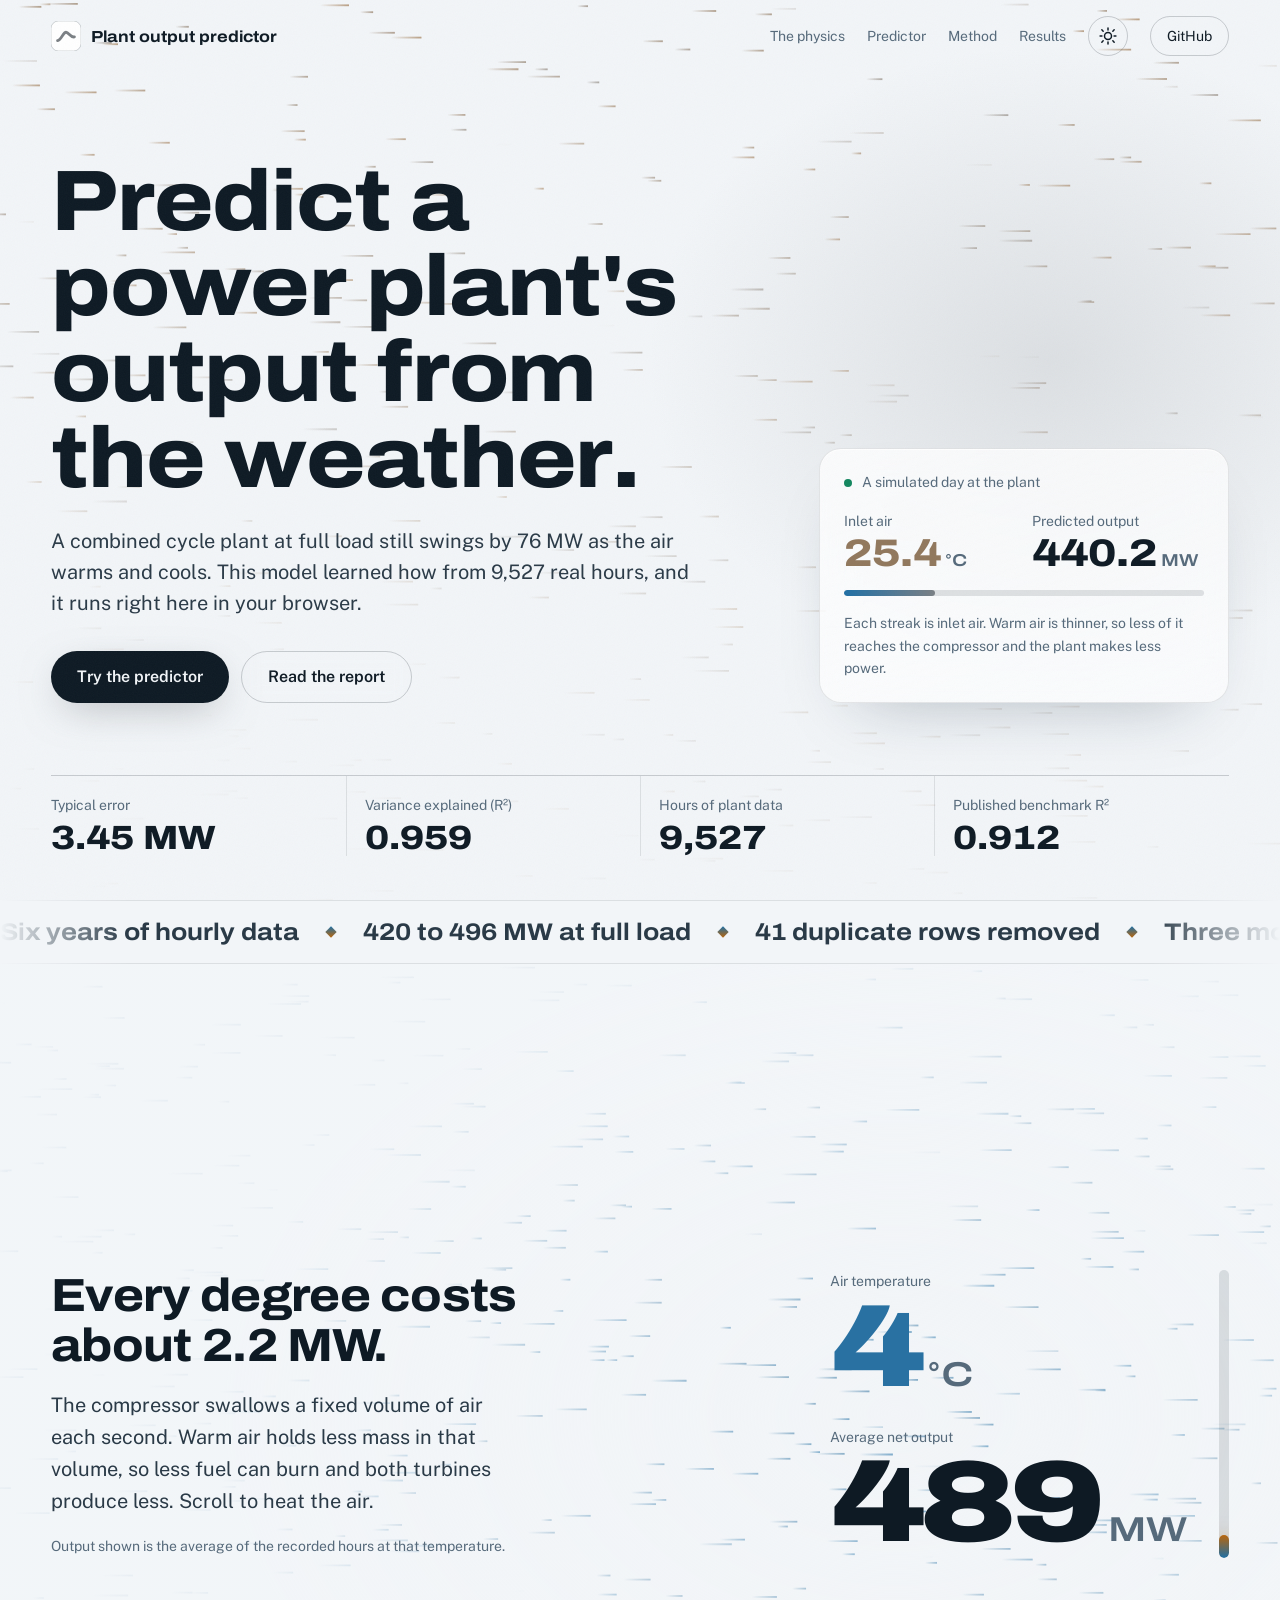
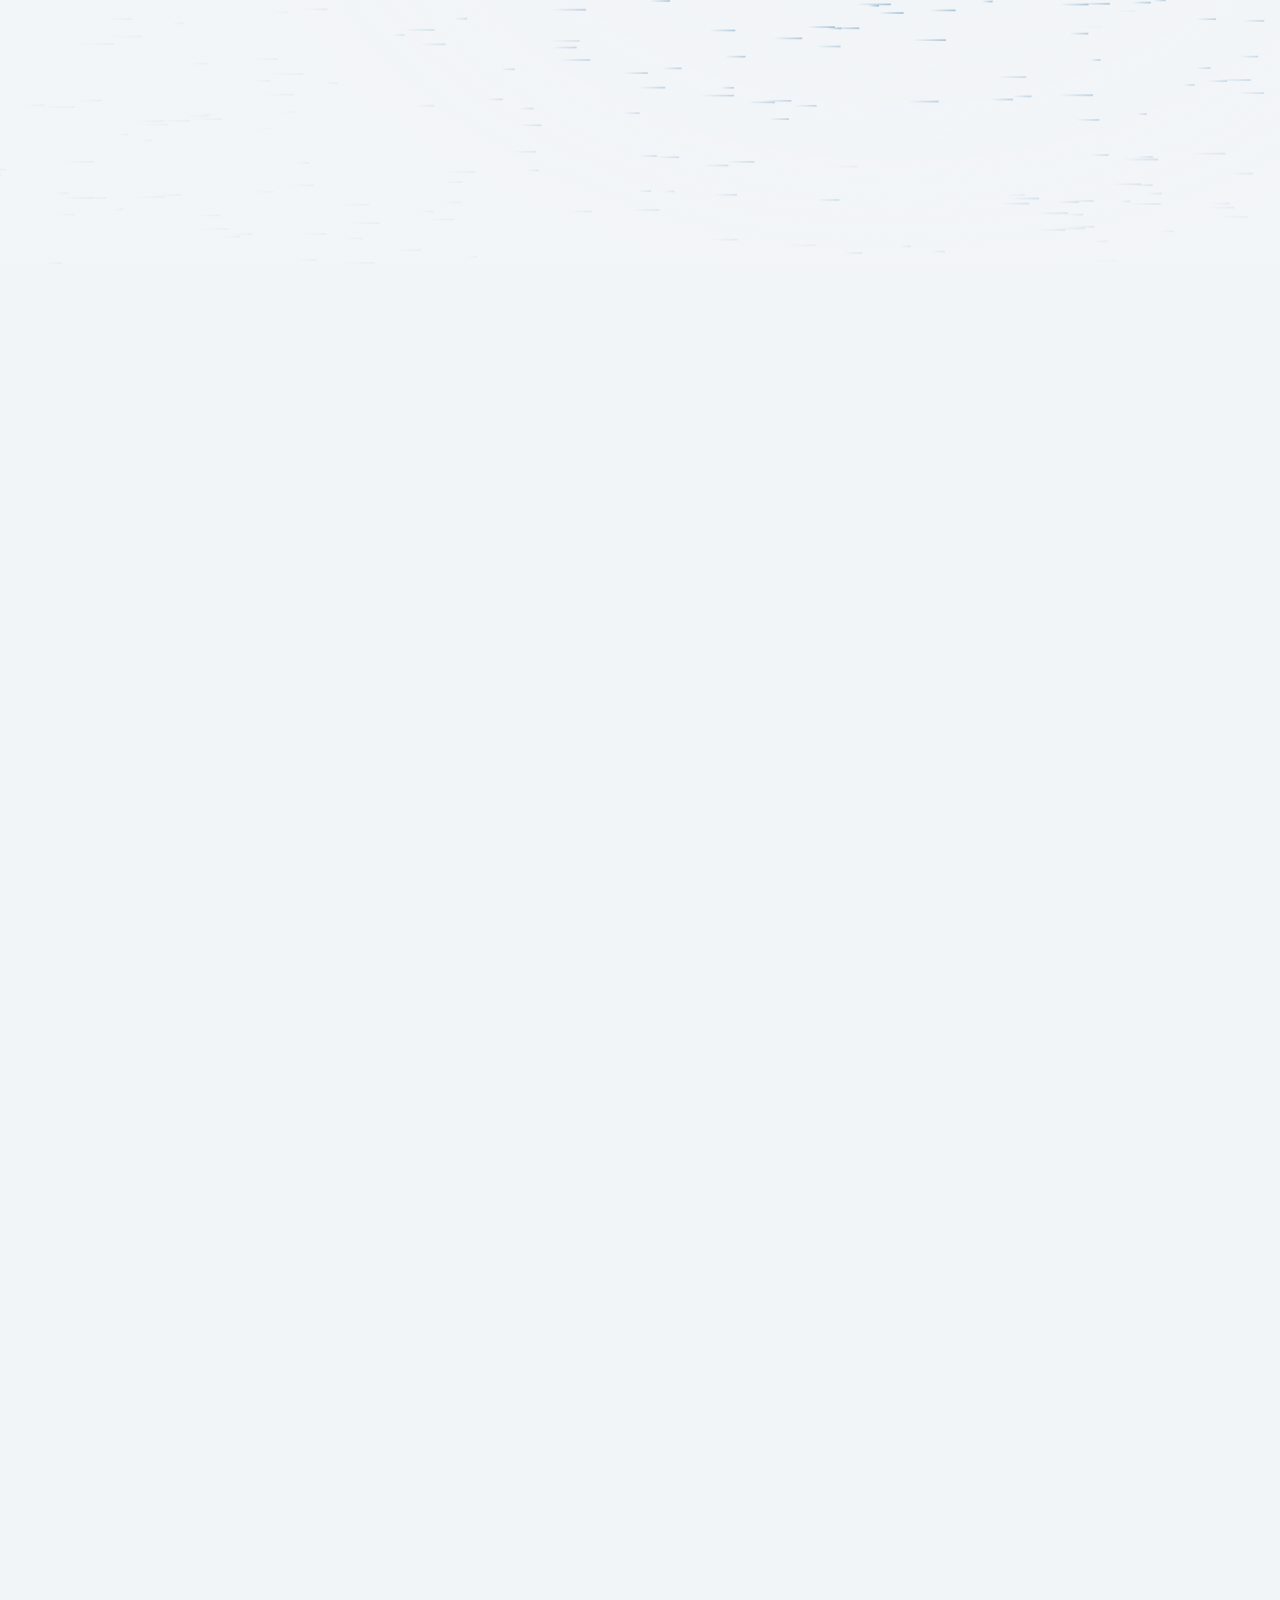
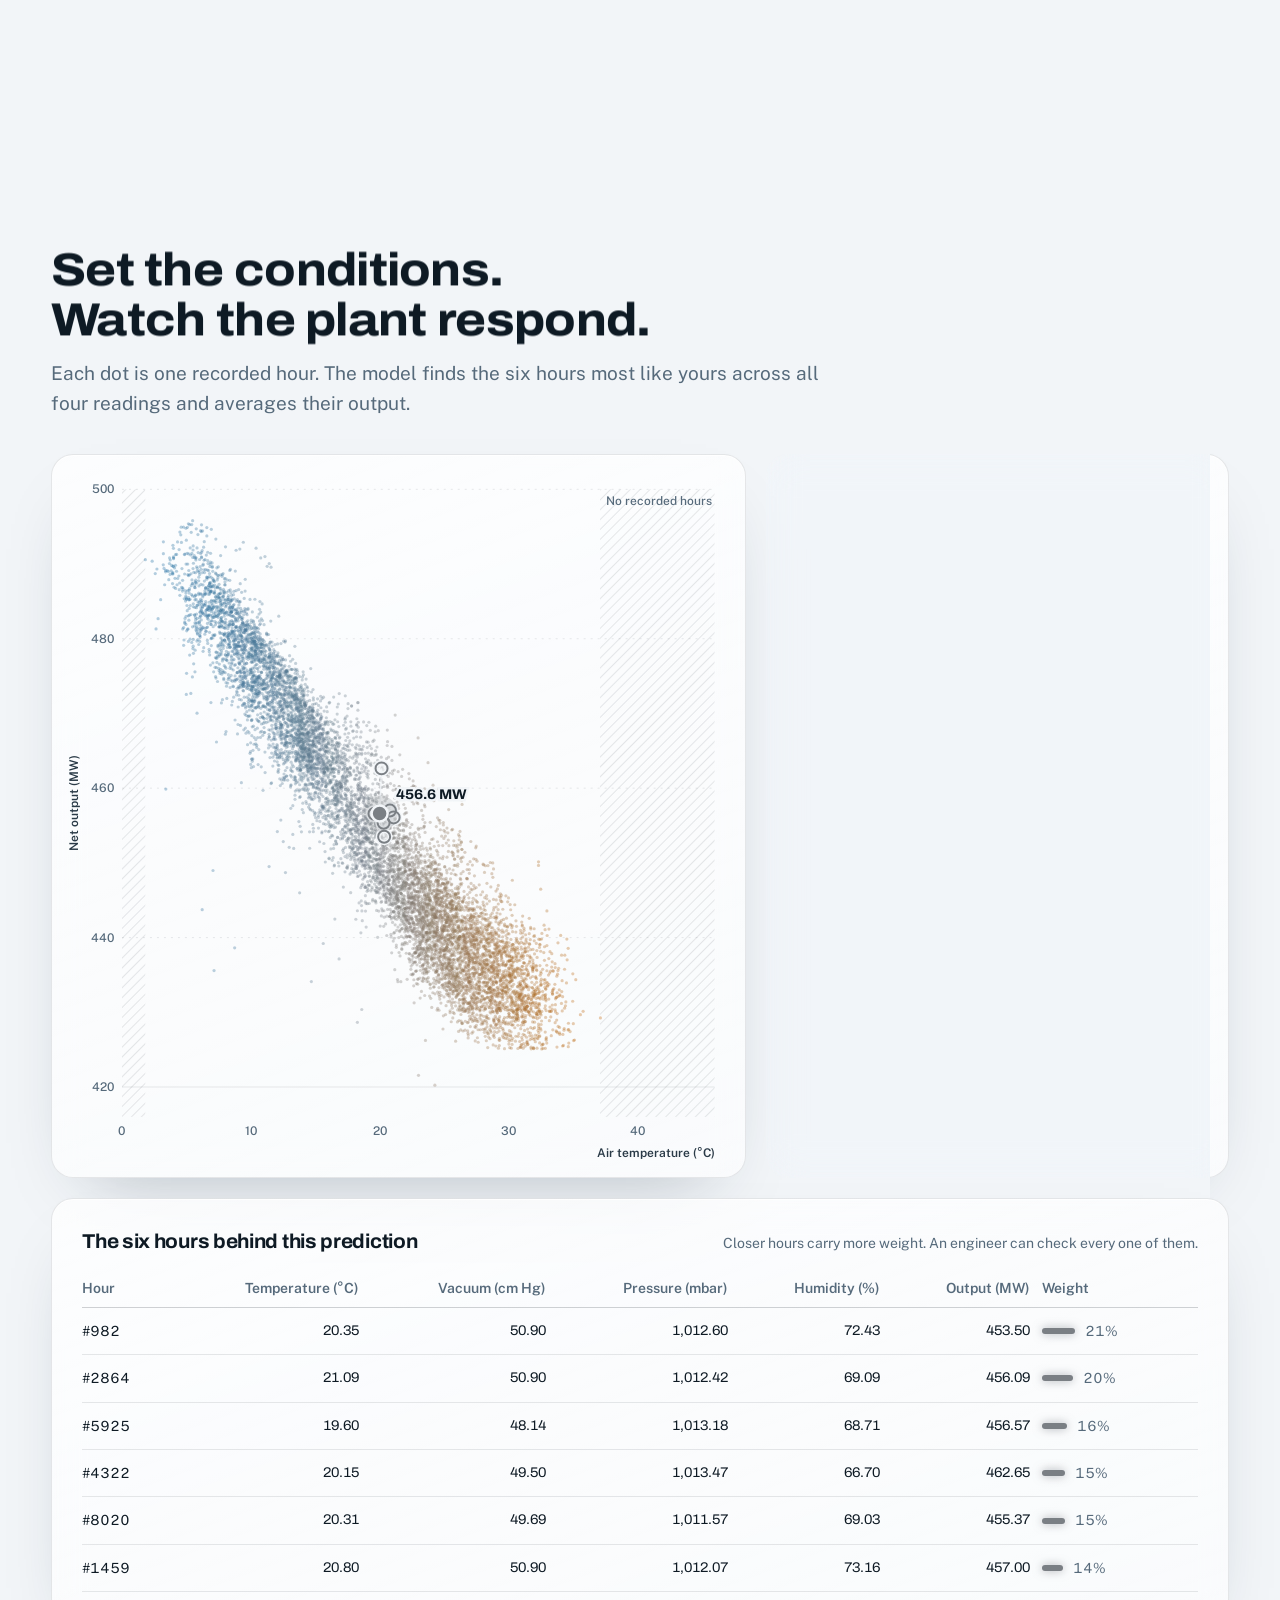
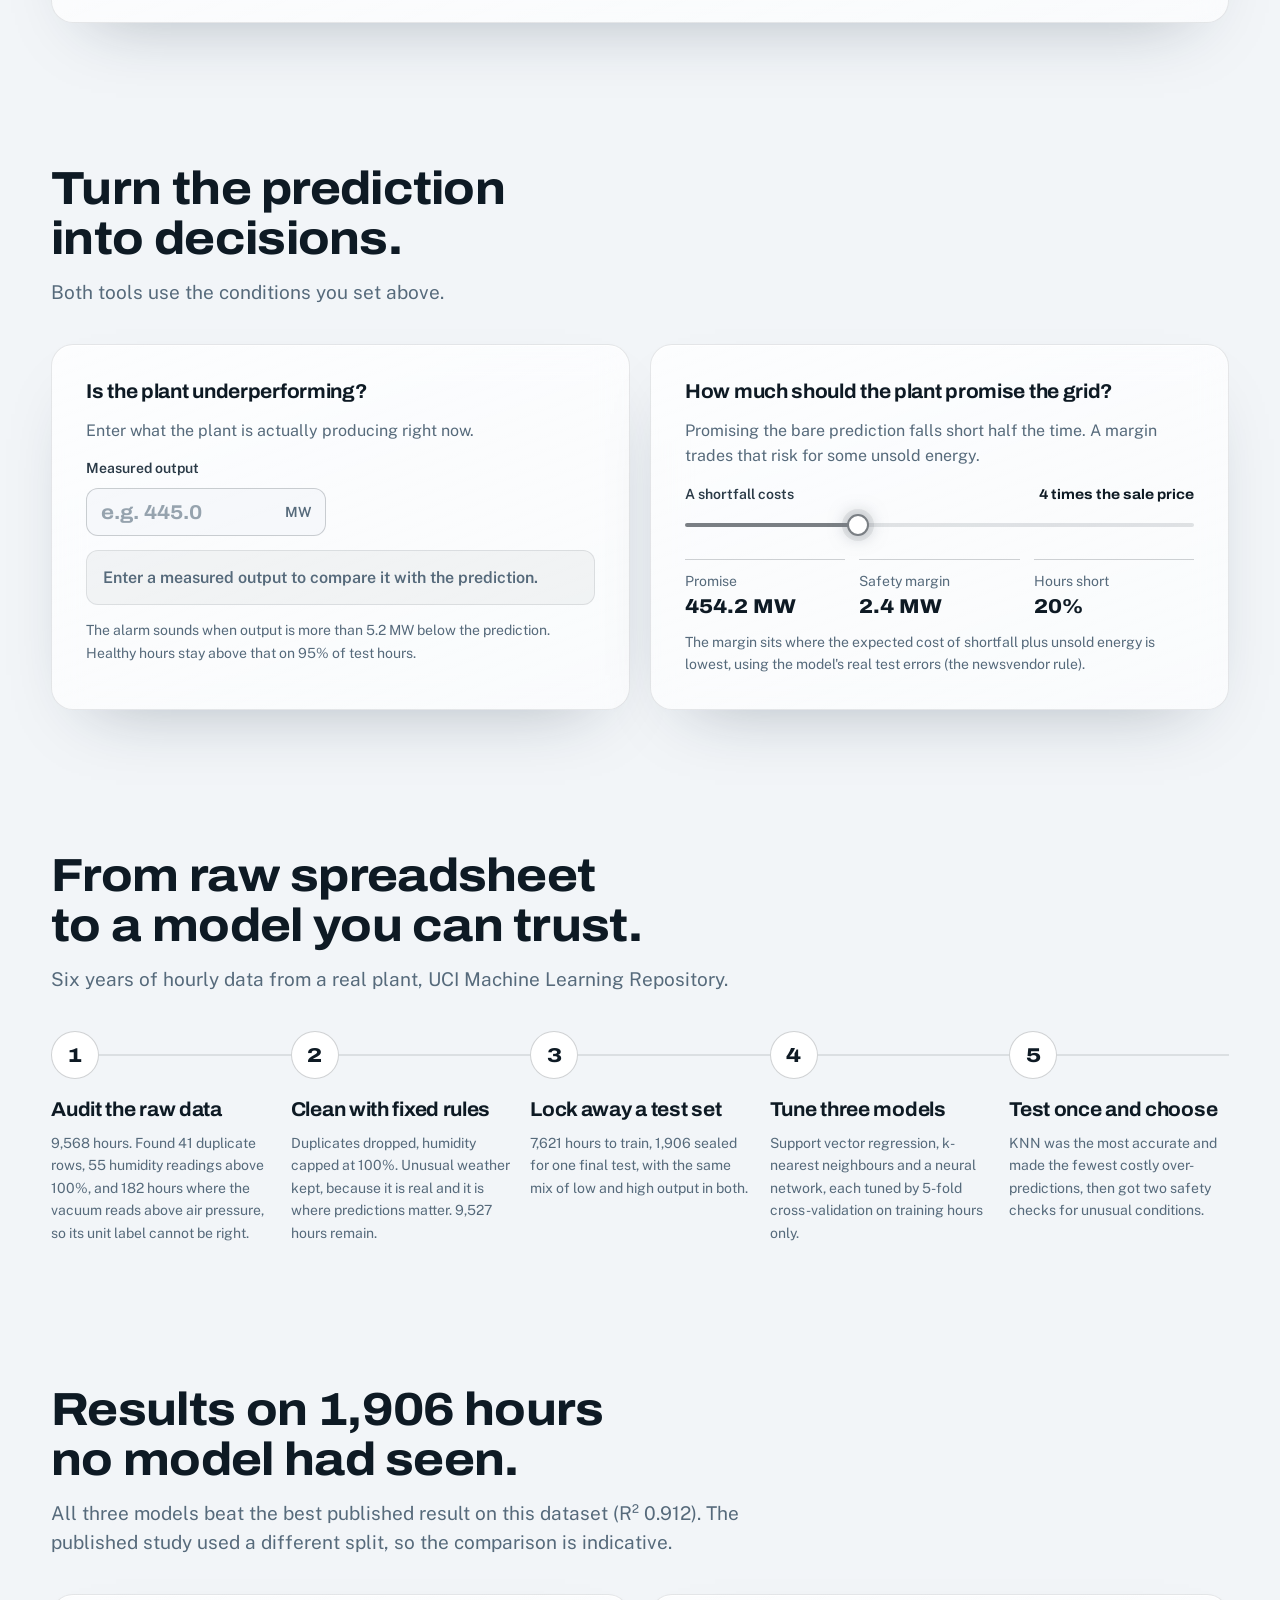
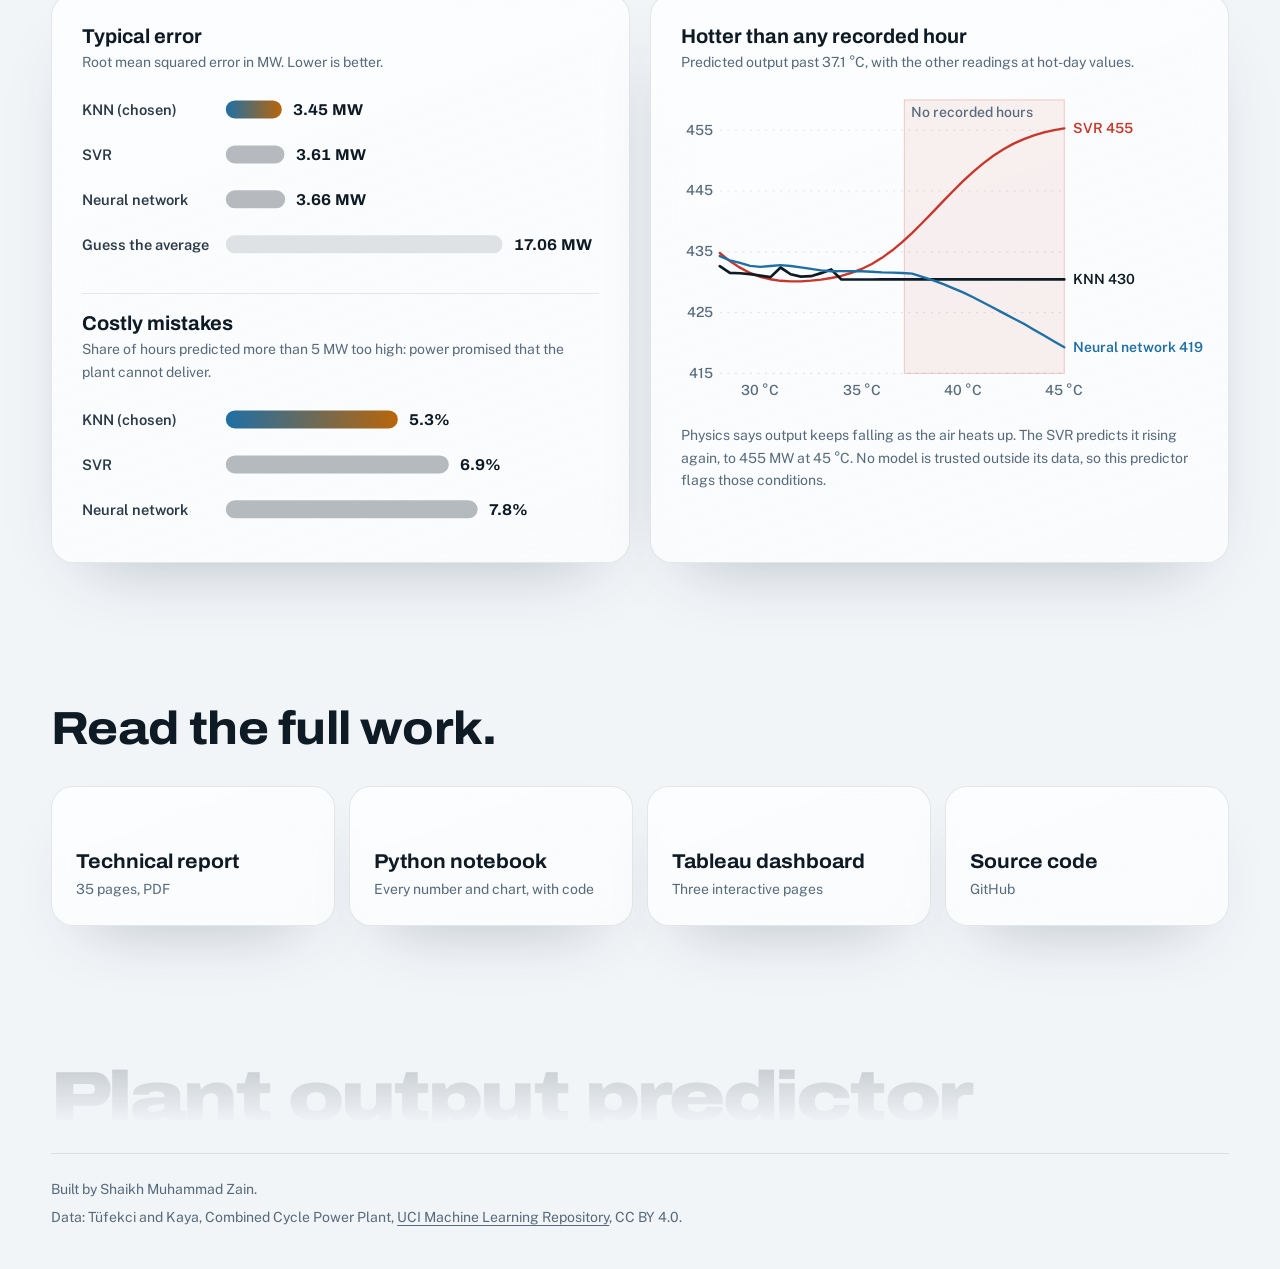
<file: web/index.html>
<!doctype html>
<html lang="en">
<head>
  <meta charset="utf-8">
  <meta name="viewport" content="width=device-width, initial-scale=1, viewport-fit=cover">
  <title>Plant output predictor</title>
  <meta name="description" content="Predict the net electrical output of a combined cycle power plant from the weather and the condenser reading. A KNN model trained on 7,621 real plant hours, running in your browser.">
  <meta name="theme-color" content="#0A1118" media="(prefers-color-scheme: dark)">
  <meta name="theme-color" content="#F2F5F8" media="(prefers-color-scheme: light)">
  <meta property="og:title" content="Plant output predictor">
  <meta property="og:description" content="Set the weather, see what a combined cycle power plant will produce, and the six past hours the prediction is based on.">
  <meta property="og:type" content="website">
  <meta property="og:image" content="https://ccpp-power-prediction.vercel.app/preview.png">
  <meta name="twitter:card" content="summary_large_image">
  <link rel="icon" href="data:image/svg+xml,%3Csvg xmlns='http://www.w3.org/2000/svg' viewBox='0 0 32 32'%3E%3Crect width='32' height='32' rx='8' fill='%230A1118'/%3E%3Cpath d='M7 21c4-1 6-9 9-9s5 6 9 5' fill='none' stroke='%23F2A33A' stroke-width='3' stroke-linecap='round'/%3E%3C/svg%3E">
  <script>
    // set the theme before first paint: saved choice, else the device setting
    (function () {
      var t = null;
      try { t = localStorage.getItem("theme"); } catch (e) {}
      if (t !== "light" && t !== "dark") t = window.matchMedia("(prefers-color-scheme: light)").matches ? "light" : "dark";
      document.documentElement.dataset.theme = t;
      document.documentElement.classList.add("js");
    })();
  </script>
  <link rel="preconnect" href="https://fonts.googleapis.com">
  <link rel="preconnect" href="https://fonts.gstatic.com" crossorigin>
  <link href="https://fonts.googleapis.com/css2?family=Archivo:wdth,wght@62..125,400..900&family=Public+Sans:wght@400;500;600&display=swap" rel="stylesheet">
  <link rel="stylesheet" href="styles.css">
  <script src="vendor/gsap.min.js" defer></script>
  <script src="vendor/ScrollTrigger.min.js" defer></script>
  <script src="vendor/lenis.min.js" defer></script>
</head>
<body>
  <div class="loader" id="loader" aria-hidden="true">
    <div class="loader-inner">
      <svg class="loader-mark" viewBox="0 0 32 32"><rect width="32" height="32" rx="8"/><path d="M7 21c4-1 6-9 9-9s5 6 9 5"/></svg>
      <p class="loader-text">Loading 9,527 hours of plant data</p>
      <div class="loader-bar"><i id="loader-bar"></i></div>
      <p class="loader-count"><span id="loader-count">0</span>%</p>
    </div>
  </div>

  <a class="skip" href="#predictor">Skip to the predictor</a>

  <header class="nav" id="nav">
    <a class="wordmark" href="#top" aria-label="Plant output predictor, back to top">
      <svg viewBox="0 0 32 32" aria-hidden="true"><rect width="32" height="32" rx="8"/><path d="M7 21c4-1 6-9 9-9s5 6 9 5"/></svg>
      <span>Plant output predictor</span>
    </a>
    <nav aria-label="Sections">
      <a class="nav-link" href="#physics">The physics</a>
      <a class="nav-link" href="#predictor">Predictor</a>
      <a class="nav-link" href="#how">Method</a>
      <a class="nav-link" href="#results">Results</a>
      <button class="theme-toggle" id="theme-toggle" type="button" aria-label="Switch to light theme">
        <svg viewBox="0 0 24 24" aria-hidden="true">
          <g class="sun"><circle cx="12" cy="12" r="4.2"/><path d="M12 2.5v2.2M12 19.3v2.2M4.6 4.6l1.6 1.6M17.8 17.8l1.6 1.6M2.5 12h2.2M19.3 12h2.2M4.6 19.4l1.6-1.6M17.8 6.2l1.6-1.6"/></g>
          <path class="moon" d="M20 14.5A8.5 8.5 0 0 1 9.5 4a8.5 8.5 0 1 0 10.5 10.5Z"/>
        </svg>
      </button>
      <a class="nav-cta magnetic" href="https://github.com/ZainDev04/ccpp-power-prediction">GitHub</a>
    </nav>
  </header>

  <main id="top">
    <section class="hero" aria-labelledby="hero-title">
      <canvas id="air" class="air" aria-hidden="true"></canvas>
      <div class="hero-shade" aria-hidden="true"></div>
      <div class="hero-inner">
        <div class="hero-copy">
          <h1 id="hero-title" class="split">Predict a power plant's output from the weather.</h1>
          <p class="lede reveal">A combined cycle plant at full load still swings by 76 MW as the air warms and cools. This model learned how from 9,527 real hours, and it runs right here in your browser.</p>
          <div class="cta-row reveal">
            <a class="btn btn-primary magnetic" href="#predictor"><span>Try the predictor</span></a>
            <a class="btn btn-ghost magnetic" href="files/CCPP_Technical_Report.pdf"><span>Read the report</span></a>
          </div>
        </div>
        <aside class="live glass reveal" aria-label="Simulated day at the plant">
          <p class="live-head"><span class="pulse" aria-hidden="true"></span>A simulated day at the plant</p>
          <div class="live-row">
            <div>
              <p class="live-label">Inlet air</p>
              <p class="live-value"><span id="live-at">18.0</span><small>°C</small></p>
            </div>
            <div>
              <p class="live-label">Predicted output</p>
              <p class="live-value"><span id="live-mw">458.0</span><small>MW</small></p>
            </div>
          </div>
          <div class="live-meter" aria-hidden="true"><i id="live-bar"></i></div>
          <p class="live-note">Each streak is inlet air. Warm air is thinner, so less of it reaches the compressor and the plant makes less power.</p>
        </aside>
      </div>
      <dl class="stats">
        <div class="stat reveal"><dt>Typical error</dt><dd><span class="count" data-to="3.45" data-dec="2">3.45</span> MW</dd></div>
        <div class="stat reveal"><dt>Variance explained (R²)</dt><dd><span class="count" data-to="0.959" data-dec="3">0.959</span></dd></div>
        <div class="stat reveal"><dt>Hours of plant data</dt><dd><span class="count" data-to="9527" data-dec="0">9,527</span></dd></div>
        <div class="stat reveal"><dt>Published benchmark R²</dt><dd><span class="count" data-to="0.912" data-dec="3">0.912</span></dd></div>
      </dl>
    </section>

    <div class="ticker" aria-hidden="true">
      <div class="ticker-track">
        <span>Six years of hourly data</span><i></i><span>420 to 496 MW at full load</span><i></i><span>41 duplicate rows removed</span><i></i><span>Three models tuned</span><i></i><span>1,906 sealed test hours</span><i></i><span>0.54% mean error</span><i></i>
        <span>Six years of hourly data</span><i></i><span>420 to 496 MW at full load</span><i></i><span>41 duplicate rows removed</span><i></i><span>Three models tuned</span><i></i><span>1,906 sealed test hours</span><i></i><span>0.54% mean error</span><i></i>
      </div>
    </div>

    <section id="physics" class="physics" aria-labelledby="physics-title">
      <div class="physics-pin">
        <canvas id="air2" class="air" aria-hidden="true"></canvas>
        <div class="physics-inner">
          <div class="physics-copy">
            <h2 id="physics-title" class="rise">Every degree costs about 2.2&nbsp;MW.</h2>
            <p>The compressor swallows a fixed volume of air each second. Warm air holds less mass in that volume, so less fuel can burn and both turbines produce less. Scroll to heat the air.</p>
            <p class="fine">Output shown is the average of the recorded hours at that temperature.</p>
          </div>
          <div class="gauge">
            <div class="gauge-block">
              <p class="gauge-label">Air temperature</p>
              <p class="gauge-value"><span id="ph-at">4</span><small>°C</small></p>
            </div>
            <div class="gauge-block">
              <p class="gauge-label">Average net output</p>
              <p class="gauge-value"><span id="ph-mw">485</span><small>MW</small></p>
            </div>
            <div class="thermo" aria-hidden="true"><i id="ph-fill"></i></div>
          </div>
        </div>
      </div>
    </section>

    <section id="predictor" class="predictor" aria-labelledby="pred-title">
      <div class="section-head">
        <h2 id="pred-title" class="rise">Set the conditions. Watch the plant respond.</h2>
        <p class="reveal">Each dot is one recorded hour. The model finds the six hours most like yours across all four readings and averages their output.</p>
      </div>
      <div class="instrument">
        <figure class="plot glass reveal">
          <div class="plot-frame" id="plot">
            <canvas id="cloud" aria-hidden="true"></canvas>
            <svg id="overlay" role="img" aria-labelledby="plot-desc"><desc id="plot-desc">Net output against air temperature for all 9,527 recorded hours, with the current prediction and its six nearest past hours marked.</desc></svg>
          </div>
        </figure>

        <div class="panel glass glow-edge reveal">
          <div class="readout">
            <p class="readout-label" id="readout-label">Predicted net output</p>
            <p class="readout-value" aria-labelledby="readout-label"><span id="mw">0.0</span><span class="unit">MW</span></p>
            <p class="readout-band" id="band" aria-live="polite">&nbsp;</p>
            <p class="status" id="status" data-level="valid" aria-live="polite">&nbsp;</p>
          </div>

          <form class="controls" id="controls" aria-label="Plant conditions">
            <div class="control">
              <label for="AT">Air temperature</label>
              <output for="AT" id="AT-out"></output>
              <input type="range" id="AT" min="0" max="45" step="0.1" value="20">
            </div>
            <div class="control">
              <label for="V">Exhaust vacuum</label>
              <output for="V" id="V-out"></output>
              <input type="range" id="V" min="25" max="82" step="0.1" value="52">
            </div>
            <div class="control">
              <label for="AP">Air pressure</label>
              <output for="AP" id="AP-out"></output>
              <input type="range" id="AP" min="990" max="1036" step="0.1" value="1013">
            </div>
            <div class="control">
              <label for="RH">Relative humidity</label>
              <output for="RH" id="RH-out"></output>
              <input type="range" id="RH" min="20" max="100" step="0.1" value="70">
            </div>
          </form>

          <div class="presets" role="group" aria-labelledby="presets-label">
            <p id="presets-label">Try a test case</p>
            <button type="button" data-case="33,71,1008,45">Hot afternoon</button>
            <button type="button" data-case="6,40,1020,85">Cold night</button>
            <button type="button" data-case="20,52,1013,90">Humid day</button>
            <button type="button" data-case="20,52,1013,45">Dry day</button>
            <button type="button" data-case="41,74,1006,30">Heatwave</button>
          </div>
        </div>
      </div>

      <div class="neighbours glass reveal">
        <div class="nb-head">
          <h3>The six hours behind this prediction</h3>
          <p>Closer hours carry more weight. An engineer can check every one of them.</p>
        </div>
        <div class="table-wrap">
          <table>
            <thead>
              <tr>
                <th scope="col">Hour</th>
                <th scope="col" class="num">Temperature (°C)</th>
                <th scope="col" class="num">Vacuum (cm Hg)</th>
                <th scope="col" class="num">Pressure (mbar)</th>
                <th scope="col" class="num">Humidity (%)</th>
                <th scope="col" class="num">Output (MW)</th>
                <th scope="col">Weight</th>
              </tr>
            </thead>
            <tbody id="nb-rows"></tbody>
          </table>
        </div>
      </div>
    </section>

    <section id="decide" class="decide" aria-labelledby="decide-title">
      <div class="section-head">
        <h2 id="decide-title" class="rise">Turn the prediction into decisions.</h2>
        <p class="reveal">Both tools use the conditions you set above.</p>
      </div>
      <div class="tools">
        <div class="tool glass reveal">
          <h3>Is the plant underperforming?</h3>
          <p>Enter what the plant is actually producing right now.</p>
          <label class="field" for="measured">
            <span>Measured output</span>
            <span class="input-unit"><input type="number" id="measured" inputmode="decimal" min="300" max="600" step="0.1" placeholder="e.g. 445.0"><span>MW</span></span>
          </label>
          <p class="verdict" id="alarm" aria-live="polite">Enter a measured output to compare it with the prediction.</p>
          <p class="fine" id="alarm-rule"></p>
        </div>

        <div class="tool glass reveal">
          <h3>How much should the plant promise the grid?</h3>
          <p>Promising the bare prediction falls short half the time. A margin trades that risk for some unsold energy.</p>
          <div class="control">
            <label for="ratio">A shortfall costs</label>
            <output for="ratio" id="ratio-out"></output>
            <input type="range" id="ratio" min="1" max="10" step="0.5" value="4">
          </div>
          <dl class="commit">
            <div><dt>Promise</dt><dd id="commit-mw">0.0 MW</dd></div>
            <div><dt>Safety margin</dt><dd id="commit-margin">0.0 MW</dd></div>
            <div><dt>Hours short</dt><dd id="commit-short">0%</dd></div>
          </dl>
          <p class="fine">The margin sits where the expected cost of shortfall plus unsold energy is lowest, using the model's real test errors (the newsvendor rule).</p>
        </div>
      </div>
    </section>

    <section id="how" class="how" aria-labelledby="how-title">
      <div class="section-head">
        <h2 id="how-title" class="rise">From raw spreadsheet to a model you can trust.</h2>
        <p class="reveal">Six years of hourly data from a real plant, UCI Machine Learning Repository.</p>
      </div>
      <ol class="timeline" id="timeline">
        <li class="reveal">
          <h3>Audit the raw data</h3>
          <p>9,568 hours. Found 41 duplicate rows, 55 humidity readings above 100%, and 182 hours where the vacuum reads above air pressure, so its unit label cannot be right.</p>
        </li>
        <li class="reveal">
          <h3>Clean with fixed rules</h3>
          <p>Duplicates dropped, humidity capped at 100%. Unusual weather kept, because it is real and it is where predictions matter. 9,527 hours remain.</p>
        </li>
        <li class="reveal">
          <h3>Lock away a test set</h3>
          <p>7,621 hours to train, 1,906 sealed for one final test, with the same mix of low and high output in both.</p>
        </li>
        <li class="reveal">
          <h3>Tune three models</h3>
          <p>Support vector regression, k-nearest neighbours and a neural network, each tuned by 5-fold cross-validation on training hours only.</p>
        </li>
        <li class="reveal">
          <h3>Test once and choose</h3>
          <p>KNN was the most accurate and made the fewest costly over-predictions, then got two safety checks for unusual conditions.</p>
        </li>
      </ol>
    </section>

    <section id="results" class="results" aria-labelledby="results-title">
      <div class="section-head">
        <h2 id="results-title" class="rise">Results on 1,906 hours no model had seen.</h2>
        <p class="reveal">All three models beat the best published result on this dataset (R² 0.912). The published study used a different split, so the comparison is indicative.</p>
      </div>
      <div class="charts">
        <figure class="chart glass reveal">
          <figcaption><strong>Typical error</strong> Root mean squared error in MW. Lower is better.</figcaption>
          <div id="rmse-chart"></div>
          <p class="chart-sub"><strong>Costly mistakes</strong> Share of hours predicted more than 5 MW too high: power promised that the plant cannot deliver.</p>
          <div id="over-chart"></div>
        </figure>
        <figure class="chart glass reveal">
          <figcaption><strong>Hotter than any recorded hour</strong> Predicted output past 37.1 °C, with the other readings at hot-day values.</figcaption>
          <div id="heat-chart"></div>
          <p class="fine">Physics says output keeps falling as the air heats up. The SVR predicts it rising again, to 455 MW at 45 °C. No model is trusted outside its data, so this predictor flags those conditions.</p>
        </figure>
      </div>
    </section>

    <section class="more" aria-labelledby="more-title">
      <h2 id="more-title" class="rise">Read the full work.</h2>
      <ul class="links">
        <li class="reveal"><a class="glass" href="files/CCPP_Technical_Report.pdf"><strong>Technical report</strong><span>35 pages, PDF</span></a></li>
        <li class="reveal"><a class="glass" href="files/CCPP_Power_Prediction.html"><strong>Python notebook</strong><span>Every number and chart, with code</span></a></li>
        <li class="reveal"><a class="glass" href="https://public.tableau.com/app/profile/shaikh.muhammad.zain/viz/CCPPfull-loadpowerpredictionoperationsmodelsanddecisions/Plantoperations"><strong>Tableau dashboard</strong><span>Three interactive pages</span></a></li>
        <li class="reveal"><a class="glass" href="https://github.com/ZainDev04/ccpp-power-prediction"><strong>Source code</strong><span>GitHub</span></a></li>
      </ul>
    </section>
  </main>

  <footer class="foot">
    <p class="foot-mark" aria-hidden="true">Plant output predictor</p>
    <div class="foot-row">
      <p>Built by Shaikh Muhammad Zain.</p>
      <p>Data: Tüfekci and Kaya, Combined Cycle Power Plant, <a href="https://archive.ics.uci.edu/dataset/294/combined+cycle+power+plant">UCI Machine Learning Repository</a>, CC BY 4.0.</p>
    </div>
  </footer>

  <script>
    // backup: never leave the curtain up if the main script fails; a data error message stays visible
    setTimeout(function () {
      var l = document.getElementById("loader");
      if (l && !l.classList.contains("gone") && !/Could not/.test(l.textContent)) l.classList.add("gone");
    }, 9000);
  </script>
  <script type="module" src="app.js"></script>
</body>
</html>
</file>
<file: web/styles.css>
/* ---------- tokens: dark is the default theme */
:root, :root[data-theme="dark"] {
  color-scheme: dark;
  --bg: #0A1118;
  --bg-2: #0D1620;
  --surface: rgba(24, 38, 52, 0.62);
  --surface-2: rgba(14, 24, 34, 0.58);
  --raised: #142230;
  --line: rgba(205, 225, 240, 0.10);
  --line-strong: rgba(205, 225, 240, 0.22);
  --text: #E8EEF2;
  --text-2: #C3D0DA;
  --muted: #93A4B1;
  --cold: #5AB4E6;
  --hot: #F2A33A;
  --flag: #FF6B5B;
  --ok: #4FD1A5;
  --heat: #5AB4E6;               /* set from the temperature slider */
  --btn-bg: #E8EEF2;
  --btn-text: #0A1118;
  --track: rgba(255, 255, 255, 0.10);
  --bar: rgba(205, 225, 240, 0.32);
  --bar-base: rgba(205, 225, 240, 0.14);
  --shade: 10, 17, 24;           /* rgb of the background, for gradients */
  --shadow: 0 30px 80px -40px rgba(0, 0, 0, 0.85);
  --inset: inset 0 1px 0 rgba(255, 255, 255, 0.06);
  --ok-bg: rgba(79, 209, 165, 0.12); --ok-text: #9BE8CC; --ok-line: rgba(79, 209, 165, 0.32);
  --warn-bg: rgba(242, 163, 58, 0.12); --warn-text: #F7C47E; --warn-line: rgba(242, 163, 58, 0.38);
  --bad-bg: rgba(255, 107, 91, 0.12); --bad-text: #FFA79D; --bad-line: rgba(255, 107, 91, 0.42);
  --grain: 0.05;
}
:root[data-theme="light"] {
  color-scheme: light;
  --bg: #F2F5F8;
  --bg-2: #E9EEF3;
  --surface: rgba(255, 255, 255, 0.78);
  --surface-2: rgba(255, 255, 255, 0.62);
  --raised: #FFFFFF;
  --line: rgba(20, 33, 43, 0.10);
  --line-strong: rgba(20, 33, 43, 0.20);
  --text: #0E1A24;
  --text-2: #2A3A47;
  --muted: #566A7B;
  --cold: #1F6FA5;
  --hot: #B9650A;
  --flag: #C8372B;
  --ok: #13875F;
  --heat: #1F6FA5;
  --btn-bg: #0E1A24;
  --btn-text: #F2F5F8;
  --track: rgba(20, 33, 43, 0.12);
  --bar: rgba(20, 33, 43, 0.30);
  --bar-base: rgba(20, 33, 43, 0.12);
  --shade: 242, 245, 248;
  --shadow: 0 30px 70px -40px rgba(20, 40, 60, 0.35);
  --inset: inset 0 1px 0 rgba(255, 255, 255, 0.9);
  --ok-bg: rgba(19, 135, 95, 0.10); --ok-text: #0D6B4B; --ok-line: rgba(19, 135, 95, 0.30);
  --warn-bg: rgba(185, 101, 10, 0.10); --warn-text: #8A4A05; --warn-line: rgba(185, 101, 10, 0.32);
  --bad-bg: rgba(200, 55, 43, 0.08); --bad-text: #A12B21; --bad-line: rgba(200, 55, 43, 0.35);
  --grain: 0.035;
}
:root {
  --display: "Archivo", "Arial Narrow", system-ui, sans-serif;
  --body: "Public Sans", system-ui, -apple-system, "Segoe UI", sans-serif;
  --step--1: 0.875rem;
  --step-0: 1rem;
  --step-1: 1.25rem;
  --step-2: clamp(1.75rem, 1.2rem + 2.4vw, 2.9rem);
  --step-3: clamp(2.3rem, 1.2rem + 5.2vw, 5.4rem);
  --step-4: clamp(3rem, 2rem + 4.6vw, 6.2rem);
  --gutter: clamp(16px, 4vw, 56px);
  --max: 1280px;
  --radius: 22px;
  --ease-out: cubic-bezier(0.16, 1, 0.3, 1);
}

*, *::before, *::after { box-sizing: border-box; }
html { background: var(--bg); -webkit-text-size-adjust: 100%; }
html.lenis, html.lenis body { height: auto; }
.lenis.lenis-smooth { scroll-behavior: auto !important; }
@media (prefers-reduced-motion: no-preference) { html:not(.lenis) { scroll-behavior: smooth; } }

body {
  margin: 0; background: var(--bg); color: var(--text);
  font: 400 var(--step-0)/1.6 var(--body);
  -webkit-font-smoothing: antialiased; text-rendering: optimizeLegibility;
  overflow-x: hidden;
  transition: background-color 0.5s var(--ease-out), color 0.5s var(--ease-out);
}
body::after {
  content: ""; position: fixed; inset: 0; pointer-events: none; z-index: 60; opacity: var(--grain);
  background-image: url("data:image/svg+xml,%3Csvg xmlns='http://www.w3.org/2000/svg' width='160' height='160'%3E%3Cfilter id='n'%3E%3CfeTurbulence type='fractalNoise' baseFrequency='0.9' numOctaves='2' stitchTiles='stitch'/%3E%3C/filter%3E%3Crect width='100%25' height='100%25' filter='url(%23n)'/%3E%3C/svg%3E");
}
.theme-fade, .theme-fade * { transition: background-color 0.5s var(--ease-out), border-color 0.5s var(--ease-out), color 0.5s var(--ease-out), fill 0.5s, stroke 0.5s !important; }

a { color: inherit; text-decoration-thickness: 1px; text-underline-offset: 3px; }
:focus-visible { outline: 2px solid var(--cold); outline-offset: 3px; border-radius: 6px; }
h1, h2, h3 { font-family: var(--display); margin: 0; letter-spacing: -0.015em; text-wrap: balance; }
h1 { font-size: var(--step-3); font-weight: 800; font-stretch: 112%; line-height: 1.0; max-width: 16ch; }
h2 { font-size: var(--step-2); font-weight: 750; font-stretch: 110%; line-height: 1.08; max-width: 22ch; }
h3 { font-size: var(--step-1); font-weight: 700; font-stretch: 104%; line-height: 1.25; }
p { margin: 0; }
.fine { font-size: var(--step--1); color: var(--muted); }

.skip { position: absolute; left: -9999px; top: 8px; background: var(--text); color: var(--bg); padding: 8px 12px; z-index: 100; }
.skip:focus { left: 8px; }

.split .word, .rise .word { display: inline-block; white-space: nowrap; }
.split .char { display: inline-block; will-change: transform, opacity; }
.rise .word { overflow: hidden; vertical-align: top; padding-bottom: 0.08em; margin-bottom: -0.08em; }
.rise .word > span { display: inline-block; will-change: transform; }

/* ---------- loader */
/* the curtain only exists when scripts run; without them the page shows straight away */
.loader { display: none; }
.js .loader { position: fixed; inset: 0; z-index: 90; display: grid; place-items: center; background: var(--bg); clip-path: inset(0 0 0 0); }
.js .loader.gone { display: none; }
.loader-inner { display: grid; justify-items: center; gap: 16px; width: min(320px, 80vw); }
.loader-mark { width: 54px; height: 54px; }
.loader-mark rect { fill: var(--raised); stroke: var(--line-strong); }
.loader-mark path { fill: none; stroke: var(--hot); stroke-width: 3; stroke-linecap: round; stroke-dasharray: 40; stroke-dashoffset: 40; animation: draw 1.2s var(--ease-out) forwards; }
@keyframes draw { to { stroke-dashoffset: 0; } }
.loader-text { font-size: var(--step--1); color: var(--muted); text-align: center; }
.loader-bar { width: 100%; height: 3px; border-radius: 3px; background: var(--track); overflow: hidden; }
.loader-bar i { display: block; height: 100%; width: 0; background: linear-gradient(90deg, var(--cold), var(--hot)); }
.loader-count { font: 800 var(--step-1) var(--display); font-stretch: 118%; font-variant-numeric: tabular-nums; }

/* ---------- nav */
.nav {
  position: fixed; inset: 0 0 auto 0; z-index: 40;
  display: flex; align-items: center; justify-content: space-between; gap: 16px;
  padding: max(16px, env(safe-area-inset-top)) var(--gutter) 16px;
  transition: background-color 0.35s, border-color 0.35s, padding 0.35s;
  border-bottom: 1px solid transparent;
}
.nav.scrolled { background: rgba(var(--shade), 0.72); backdrop-filter: blur(16px) saturate(150%); -webkit-backdrop-filter: blur(16px) saturate(150%); border-color: var(--line); padding-block: 10px; }
.wordmark { display: flex; align-items: center; gap: 10px; text-decoration: none; font: 700 var(--step-0) var(--display); font-stretch: 112%; min-width: 0; }
.wordmark svg { width: 30px; height: 30px; flex: none; }
.wordmark rect { fill: var(--raised); stroke: var(--line-strong); }
.wordmark path { fill: none; stroke: var(--heat); stroke-width: 3; stroke-linecap: round; transition: stroke 0.4s; }
.wordmark span { white-space: nowrap; }
.nav nav { display: flex; align-items: center; gap: 22px; font-size: var(--step--1); }
.nav-link { text-decoration: none; color: var(--muted); transition: color 0.2s; position: relative; }
.nav-link::after { content: ""; position: absolute; left: 0; right: 0; bottom: -4px; height: 1px; background: currentColor; transform: scaleX(0); transform-origin: right; transition: transform 0.35s var(--ease-out); }
.nav-link:hover { color: var(--text); }
.nav-link:hover::after { transform: scaleX(1); transform-origin: left; }
.nav-cta { color: var(--text); text-decoration: none; border: 1px solid var(--line-strong); padding: 0 16px; min-height: 40px; display: inline-flex; align-items: center; border-radius: 999px; transition: border-color 0.2s, background-color 0.2s; }
.nav-cta:hover { border-color: var(--text); }
.theme-toggle { width: 40px; height: 40px; flex: none; border-radius: 50%; border: 1px solid var(--line-strong); background: transparent; color: var(--text); display: grid; place-items: center; cursor: pointer; transition: border-color 0.2s, transform 0.4s var(--ease-out); }
.theme-toggle:hover { border-color: var(--text); }
.theme-toggle:active { transform: rotate(20deg) scale(0.94); }
.theme-toggle svg { width: 20px; height: 20px; fill: none; stroke: currentColor; stroke-width: 1.8; stroke-linecap: round; stroke-linejoin: round; overflow: visible; }
.theme-toggle .sun, .theme-toggle .moon { transform-origin: 12px 12px; transition: transform 0.6s var(--ease-out), opacity 0.4s; }
:root:not([data-theme="light"]) .theme-toggle .sun { transform: rotate(-90deg) scale(0.4); opacity: 0; }
:root[data-theme="light"] .theme-toggle .moon { transform: rotate(90deg) scale(0.4); opacity: 0; }

/* ---------- buttons */
.btn { position: relative; overflow: hidden; display: inline-flex; align-items: center; justify-content: center; min-height: 52px; padding: 0 26px; border-radius: 999px; font-weight: 600; text-decoration: none; transition: box-shadow 0.3s, border-color 0.3s, background-color 0.3s; }
.btn span { position: relative; z-index: 1; }
.btn-primary { background: var(--btn-bg); color: var(--btn-text); box-shadow: 0 12px 40px -12px color-mix(in srgb, var(--heat) 60%, transparent); }
.btn-primary::before { content: ""; position: absolute; inset: 0; background: linear-gradient(110deg, transparent 30%, rgba(255,255,255,0.45) 50%, transparent 70%); transform: translateX(-120%); transition: transform 0.9s var(--ease-out); }
.btn-primary:hover::before { transform: translateX(120%); }
.btn-ghost { border: 1px solid var(--line-strong); color: var(--text); backdrop-filter: blur(8px); -webkit-backdrop-filter: blur(8px); }
.btn-ghost:hover { border-color: var(--text); }

/* ---------- glass surfaces with a cursor spotlight */
.glass {
  position: relative; isolation: isolate;
  background: linear-gradient(160deg, var(--surface), var(--surface-2));
  border: 1px solid var(--line); border-radius: var(--radius);
  backdrop-filter: blur(18px) saturate(140%); -webkit-backdrop-filter: blur(18px) saturate(140%);
  box-shadow: var(--shadow), var(--inset);
}
.glass::before {
  content: ""; position: absolute; inset: 0; border-radius: inherit; pointer-events: none; z-index: -1; opacity: 0; transition: opacity 0.4s;
  background: radial-gradient(420px circle at var(--mx, 50%) var(--my, 50%), color-mix(in srgb, var(--heat) 16%, transparent), transparent 60%);
}
.glass:hover::before { opacity: 1; }
/* slowly turning gradient edge on the predictor panel */
@property --angle { syntax: "<angle>"; initial-value: 0deg; inherits: false; }
.glow-edge::after {
  content: ""; position: absolute; inset: -1px; border-radius: inherit; padding: 1px; pointer-events: none;
  background: conic-gradient(from var(--angle), transparent 0 70%, var(--cold) 80%, var(--hot) 90%, transparent 100%);
  -webkit-mask: linear-gradient(#000 0 0) content-box, linear-gradient(#000 0 0); -webkit-mask-composite: xor; mask-composite: exclude;
  animation: spin 7s linear infinite;
}
@keyframes spin { to { --angle: 360deg; } }

/* ---------- hero */
.hero { position: relative; min-height: 100svh; display: grid; align-content: end; padding: 120px var(--gutter) 44px; overflow: hidden; isolation: isolate; }
.air { position: absolute; inset: 0; width: 100%; height: 100%; z-index: -2; }
.hero-shade { position: absolute; inset: 0; z-index: -1; background:
  radial-gradient(70% 55% at 12% 80%, rgba(var(--shade), 0.88), rgba(var(--shade), 0) 70%),
  radial-gradient(45% 50% at 82% 40%, color-mix(in srgb, var(--heat) 18%, transparent), transparent 70%),
  linear-gradient(to bottom, rgba(var(--shade), 0), rgba(var(--shade), 0.92) 96%); }
.hero-inner { max-width: var(--max); width: 100%; margin: 0 auto; display: grid; grid-template-columns: minmax(0, 1.4fr) minmax(300px, 0.8fr); gap: clamp(28px, 4vw, 64px); align-items: end; }
.lede { margin-top: 24px; max-width: 54ch; font-size: clamp(1.05rem, 0.95rem + 0.5vw, 1.25rem); line-height: 1.55; color: var(--text-2); }
.cta-row { display: flex; flex-wrap: wrap; gap: 12px; margin-top: 32px; }
.live { padding: 22px 24px; display: grid; gap: 16px; }
.live-head { display: flex; align-items: center; gap: 10px; font-size: var(--step--1); color: var(--muted); }
.pulse { width: 8px; height: 8px; border-radius: 50%; background: var(--ok); animation: pulse 2s infinite; }
@keyframes pulse { 0% { box-shadow: 0 0 0 0 color-mix(in srgb, var(--ok) 60%, transparent); } 70%, 100% { box-shadow: 0 0 0 10px transparent; } }
.live-row { display: grid; grid-template-columns: 1fr 1fr; gap: 16px; }
.live-label { font-size: var(--step--1); color: var(--muted); }
.live-value { font: 800 clamp(1.6rem, 1.2rem + 1.6vw, 2.4rem)/1.1 var(--display); font-stretch: 118%; font-variant-numeric: tabular-nums; white-space: nowrap; }
.live-value small { font-size: 0.45em; font-weight: 600; color: var(--muted); margin-left: 4px; }
.live-meter { height: 6px; border-radius: 6px; background: var(--track); overflow: hidden; }
.live-meter i { display: block; height: 100%; width: 50%; border-radius: 6px; background: linear-gradient(90deg, var(--cold), var(--heat)); }
.live-note { font-size: var(--step--1); color: var(--muted); }

.stats { max-width: var(--max); width: 100%; margin: clamp(36px, 6vw, 72px) auto 0; display: grid; grid-template-columns: repeat(4, 1fr); border-top: 1px solid var(--line-strong); }
.stat { padding: 18px 18px 0 0; min-width: 0; }
.stat + .stat { padding-left: 18px; border-left: 1px solid var(--line); }
.stat dt { font-size: var(--step--1); color: var(--muted); }
.stat dd { margin: 4px 0 0; font: 800 clamp(1.4rem, 1rem + 1.6vw, 2.1rem) var(--display); font-stretch: 115%; font-variant-numeric: tabular-nums; white-space: nowrap; }

/* ---------- ticker */
.ticker { overflow: hidden; border-block: 1px solid var(--line); padding: 18px 0; mask-image: linear-gradient(90deg, transparent, #000 10%, #000 90%, transparent); -webkit-mask-image: linear-gradient(90deg, transparent, #000 10%, #000 90%, transparent); }
.ticker-track { display: flex; align-items: center; gap: 28px; width: max-content; animation: ticker 48s linear infinite; }
.ticker:hover .ticker-track { animation-play-state: paused; }
.ticker span { font: 700 clamp(1rem, 0.8rem + 1vw, 1.5rem) var(--display); font-stretch: 112%; color: var(--text-2); white-space: nowrap; }
.ticker i { width: 8px; height: 8px; transform: rotate(45deg); background: linear-gradient(135deg, var(--cold), var(--hot)); flex: none; }
@keyframes ticker { to { transform: translateX(-50%); } }

/* ---------- pinned physics story */
.physics { position: relative; height: 260vh; }
.physics-pin { position: sticky; top: 0; height: 100svh; overflow: hidden; isolation: isolate; display: grid; align-items: center; }
.physics-pin::before { content: ""; position: absolute; inset: 0; z-index: -1; background: radial-gradient(70% 70% at 70% 50%, rgba(var(--shade), 0.15), rgba(var(--shade), 0.92) 75%); }
.physics-inner { max-width: var(--max); width: 100%; margin: 0 auto; padding: 0 var(--gutter); display: grid; grid-template-columns: 1fr 1fr; gap: clamp(28px, 5vw, 80px); align-items: center; }
.physics-copy { display: grid; gap: 18px; max-width: 48ch; }
.physics-copy > p:first-of-type { color: var(--text-2); font-size: clamp(1.05rem, 0.95rem + 0.5vw, 1.25rem); }
.gauge { display: grid; grid-template-columns: 1fr auto; grid-template-rows: auto auto; column-gap: 32px; row-gap: 24px; justify-self: end; }
.gauge-label { font-size: var(--step--1); color: var(--muted); }
.gauge-value { font: 900 clamp(3rem, 1.6rem + 7vw, 7.2rem)/0.95 var(--display); font-stretch: 125%; font-variant-numeric: tabular-nums; letter-spacing: -0.03em; white-space: nowrap; }
.gauge-value small { font-size: 0.3em; font-weight: 600; color: var(--muted); margin-left: 6px; letter-spacing: 0; }
.thermo { grid-column: 2; grid-row: 1 / span 2; width: 10px; border-radius: 10px; background: var(--track); position: relative; overflow: hidden; }
.thermo i { position: absolute; left: 0; right: 0; bottom: 0; height: 10%; border-radius: 10px; background: linear-gradient(to top, var(--cold), var(--hot)); box-shadow: 0 0 18px color-mix(in srgb, var(--hot) 50%, transparent); }

/* ---------- sections */
main > section:not(.hero):not(.physics) { max-width: var(--max); margin: 0 auto; padding: clamp(80px, 11vw, 150px) var(--gutter) 0; }
.section-head { display: grid; gap: 14px; margin-bottom: clamp(24px, 3vw, 36px); }
.section-head p { color: var(--muted); max-width: 64ch; font-size: clamp(1rem, 0.95rem + 0.3vw, 1.2rem); line-height: 1.55; }

/* ---------- predictor */
.instrument { display: grid; grid-template-columns: minmax(0, 1.5fr) minmax(320px, 1fr); gap: 20px; align-items: stretch; }
.plot { margin: 0; padding: 14px; min-width: 0; }
.plot-frame { position: relative; height: 100%; min-height: 440px; border-radius: 12px; overflow: hidden; }
.plot-frame canvas, .plot-frame svg { position: absolute; inset: 0; width: 100%; height: 100%; }
.axis text { font: 500 12px var(--body); fill: var(--muted); }
.axis line { stroke: var(--line); }
.axis .title { font-weight: 600; fill: var(--text-2); }
.hatch-line { stroke: var(--line); }
.beyond { fill: url(#hatch); }
.beyond-label { font: 500 12px var(--body); fill: var(--muted); }
.link { stroke: var(--bg); stroke-width: 1.6; stroke-opacity: 0.9; }
.ring { fill: none; stroke: var(--heat); stroke-width: 2; }
.ring-under { fill: rgba(var(--shade), 0.55); stroke: var(--bg); stroke-width: 5; }
.marker { fill: var(--heat); stroke: var(--bg); stroke-width: 2.5; }
.marker-halo { fill: var(--heat); opacity: 0.25; }
.marker-label { font: 700 14px var(--display); font-stretch: 108%; fill: var(--text); paint-order: stroke; stroke: var(--bg); stroke-width: 5px; }

.panel { padding: clamp(20px, 2.4vw, 30px); display: grid; gap: 24px; align-content: start; min-width: 0; container-type: inline-size; }
.readout { position: relative; padding-left: 20px; }
.readout::before { content: ""; position: absolute; left: 0; top: 4px; bottom: 4px; width: 4px; border-radius: 4px; background: var(--heat); box-shadow: 0 0 22px var(--heat); transition: background-color 0.4s, box-shadow 0.4s; }
.readout-label { font-size: var(--step--1); color: var(--muted); }
.readout-value { font: 900 clamp(2.6rem, 20cqi, 6.2rem)/1 var(--display); font-stretch: 125%; letter-spacing: -0.03em; font-variant-numeric: tabular-nums; margin: 6px 0 10px; white-space: nowrap; }
.readout-value .unit { font-size: 0.3em; font-weight: 600; font-stretch: 110%; margin-left: 0.3em; color: var(--muted); letter-spacing: 0; }
.readout-band { font-size: var(--step--1); color: var(--muted); font-variant-numeric: tabular-nums; }
.status { margin-top: 14px; display: inline-flex; align-items: center; gap: 8px; padding: 7px 12px; border-radius: 999px; font-size: var(--step--1); font-weight: 600; line-height: 1.35; background: var(--ok-bg); color: var(--ok-text); border: 1px solid var(--ok-line); transition: background-color 0.3s, color 0.3s, border-color 0.3s; }
.status::before { content: ""; width: 7px; height: 7px; border-radius: 50%; background: currentColor; flex: none; }
.status[data-level="caution"] { background: var(--warn-bg); color: var(--warn-text); border-color: var(--warn-line); }
.status[data-level="flagged"] { background: var(--bad-bg); color: var(--bad-text); border-color: var(--bad-line); }

.controls { display: grid; gap: 14px; }
.control { display: grid; grid-template-columns: 1fr auto; align-items: baseline; row-gap: 4px; column-gap: 12px; }
.control label { font-weight: 600; font-size: var(--step--1); color: var(--text-2); }
.control output { font: 700 var(--step--1) var(--display); font-stretch: 110%; font-variant-numeric: tabular-nums; white-space: nowrap; }
.control output.outside { color: var(--flag); }
.control input[type="range"] { grid-column: 1 / -1; }

input[type="range"] { -webkit-appearance: none; appearance: none; width: 100%; height: 32px; background: transparent; margin: 0; cursor: pointer; touch-action: pan-y; }
input[type="range"]::-webkit-slider-runnable-track { height: 4px; border-radius: 4px; background: linear-gradient(to right, var(--heat) var(--fill, 50%), var(--track) var(--fill, 50%)); }
input[type="range"]::-moz-range-track { height: 4px; border-radius: 4px; background: var(--track); }
input[type="range"]::-moz-range-progress { height: 4px; border-radius: 4px; background: var(--heat); }
input[type="range"]::-webkit-slider-thumb { -webkit-appearance: none; width: 22px; height: 22px; margin-top: -9px; border-radius: 50%; background: var(--raised); border: 2px solid var(--heat); box-shadow: 0 0 0 5px color-mix(in srgb, var(--heat) 14%, transparent), 0 0 18px color-mix(in srgb, var(--heat) 60%, transparent); transition: transform 0.2s var(--ease-out); }
input[type="range"]:active::-webkit-slider-thumb { transform: scale(1.18); }
input[type="range"]::-moz-range-thumb { width: 18px; height: 18px; border: 2px solid var(--heat); border-radius: 50%; background: var(--raised); box-shadow: 0 0 18px color-mix(in srgb, var(--heat) 60%, transparent); }

.presets { display: flex; flex-wrap: wrap; gap: 8px; }
.presets p { width: 100%; font-size: var(--step--1); color: var(--muted); }
.presets button { font: 500 var(--step--1)/1 var(--body); color: var(--text); background: color-mix(in srgb, var(--text) 4%, transparent); border: 1px solid var(--line); border-radius: 999px; padding: 0 14px; min-height: 44px; cursor: pointer; transition: border-color 0.2s, background-color 0.2s, transform 0.2s var(--ease-out); }
.presets button:hover { border-color: var(--line-strong); transform: translateY(-1px); }
.presets button[aria-pressed="true"] { background: var(--btn-bg); color: var(--btn-text); border-color: var(--btn-bg); }

.neighbours { margin-top: 20px; padding: clamp(18px, 2.4vw, 30px); }
.nb-head { display: flex; flex-wrap: wrap; justify-content: space-between; align-items: baseline; gap: 8px 24px; margin-bottom: 14px; }
.nb-head p { color: var(--muted); font-size: var(--step--1); }
.table-wrap { overflow-x: auto; }
table { width: 100%; border-collapse: collapse; font-variant-numeric: tabular-nums; font-size: var(--step--1); }
th { line-height: 1.3; }
th { text-align: left; font-weight: 600; color: var(--muted); padding: 10px 12px 10px 0; border-bottom: 1px solid var(--line-strong); }
td { padding: 12px 12px 12px 0; border-bottom: 1px solid var(--line); }
tbody tr { transition: background-color 0.2s; }
tbody tr:hover { background: color-mix(in srgb, var(--text) 3%, transparent); }
.num { text-align: right; }
td.num { font-family: var(--display); font-stretch: 106%; }
.share { display: flex; align-items: center; gap: 10px; }
.share i { display: block; height: 6px; border-radius: 6px; background: var(--heat); box-shadow: 0 0 10px color-mix(in srgb, var(--heat) 60%, transparent); min-width: 2px; transition: width 0.5s var(--ease-out); }
.share span { color: var(--muted); width: 3.2em; }

/* ---------- decisions */
.tools { display: grid; grid-template-columns: 1fr 1fr; gap: 20px; }
.tool { padding: clamp(20px, 3vw, 34px); display: grid; gap: 14px; align-content: start; min-width: 0; }
.tool > p { color: var(--muted); }
.field { display: grid; gap: 8px; font-weight: 600; font-size: var(--step--1); color: var(--text-2); }
.input-unit { display: flex; align-items: center; border: 1px solid var(--line-strong); border-radius: 12px; background: color-mix(in srgb, var(--bg) 60%, transparent); max-width: 240px; transition: border-color 0.2s, box-shadow 0.2s; }
.input-unit:focus-within { border-color: var(--cold); box-shadow: 0 0 0 4px color-mix(in srgb, var(--cold) 18%, transparent); }
.input-unit input { border: 0; background: transparent; font: 700 var(--step-1) var(--display); font-stretch: 110%; padding: 12px 14px; width: 100%; min-width: 0; color: var(--text); }
.input-unit input::placeholder { color: var(--muted); opacity: 0.6; }
.input-unit input:focus { outline: none; }
.input-unit span { padding-right: 14px; color: var(--muted); }
.verdict { font-weight: 600; padding: 14px 16px; border-radius: 12px; background: color-mix(in srgb, var(--text) 4%, transparent); border: 1px solid var(--line); transition: background-color 0.3s, border-color 0.3s, color 0.3s; }
.verdict[data-state="alarm"] { background: var(--bad-bg); border-color: var(--bad-line); color: var(--bad-text); }
.verdict[data-state="normal"] { background: var(--ok-bg); border-color: var(--ok-line); color: var(--ok-text); }
.verdict.bump { animation: bump 0.45s var(--ease-out); }
@keyframes bump { 0% { transform: scale(0.98); } 60% { transform: scale(1.01); } 100% { transform: scale(1); } }
.commit { display: grid; grid-template-columns: repeat(3, minmax(0, 1fr)); gap: 14px; margin: 4px 0 0; }
.commit div { border-top: 1px solid var(--line-strong); padding-top: 10px; min-width: 0; }
.commit dt { font-size: var(--step--1); color: var(--muted); }
.commit dd { margin: 2px 0 0; font: 800 var(--step-1) var(--display); font-stretch: 112%; font-variant-numeric: tabular-nums; white-space: nowrap; }

/* ---------- timeline */
.timeline { list-style: none; margin: 0; padding: 0; display: grid; grid-template-columns: repeat(5, minmax(0, 1fr)); gap: 20px; position: relative; counter-reset: step; }
.timeline::before { content: ""; position: absolute; left: 0; right: 0; top: 23px; height: 2px; background: var(--line); }
.timeline::after { content: ""; position: absolute; left: 0; top: 23px; height: 2px; width: calc(var(--progress, 0) * 100%); background: linear-gradient(90deg, var(--cold), var(--hot)); box-shadow: 0 0 14px color-mix(in srgb, var(--hot) 50%, transparent); }
.timeline li { counter-increment: step; position: relative; display: grid; gap: 10px; align-content: start; }
.timeline li::before { content: counter(step); display: grid; place-items: center; width: 48px; height: 48px; border-radius: 50%; background: var(--raised); border: 1px solid var(--line-strong); font: 800 var(--step-1) var(--display); font-stretch: 120%; position: relative; z-index: 1; margin-bottom: 8px; }
.timeline p { font-size: var(--step--1); color: var(--muted); }

/* ---------- results */
.charts { display: grid; grid-template-columns: 1fr 1fr; gap: 20px; }
.chart { margin: 0; padding: clamp(20px, 3vw, 30px); display: grid; gap: 14px; align-content: start; min-width: 0; }
.chart figcaption, .chart-sub { font-size: var(--step--1); color: var(--muted); }
.chart figcaption strong, .chart-sub strong { display: block; font: 700 var(--step-1) var(--display); color: var(--text); margin-bottom: 4px; }
.chart-sub { margin-top: 12px; padding-top: 18px; border-top: 1px solid var(--line); }
.chart svg { width: 100%; height: auto; display: block; overflow: visible; }
.chart text { font: 500 13px var(--body); fill: var(--muted); }
.chart .val { font: 700 14px var(--display); font-stretch: 106%; fill: var(--text); }
.chart .name { font-weight: 600; fill: var(--text-2); }
.bar { fill: var(--bar); }
.bar-base { fill: var(--bar-base); }
.grid-line { stroke: var(--line); }
.zone { fill: color-mix(in srgb, var(--flag) 7%, transparent); stroke: color-mix(in srgb, var(--flag) 22%, transparent); }
.l-svr { stroke: var(--flag); } .t-svr { fill: var(--flag) !important; }
.l-knn { stroke: var(--text); } .t-knn { fill: var(--text) !important; }
.l-mlp { stroke: var(--cold); } .t-mlp { fill: var(--cold) !important; }

/* ---------- links and footer */
.links { list-style: none; padding: 0; margin: 32px 0 0; display: grid; grid-template-columns: repeat(4, minmax(0, 1fr)); gap: 14px; }
.links a { display: grid; gap: 6px; padding: 24px; min-height: 140px; align-content: end; text-decoration: none; overflow: hidden; transition: transform 0.4s var(--ease-out), border-color 0.3s; }
.links a::after { content: ""; position: absolute; inset: auto 0 0 0; height: 2px; background: linear-gradient(90deg, var(--cold), var(--hot)); transform: scaleX(0); transform-origin: left; transition: transform 0.5s var(--ease-out); }
.links a:hover { border-color: var(--line-strong); transform: translateY(-4px); }
.links a:hover::after { transform: scaleX(1); }
.links strong { font: 700 var(--step-1) var(--display); font-stretch: 106%; }
.links span { font-size: var(--step--1); color: var(--muted); }

.foot { max-width: var(--max); margin: clamp(80px, 11vw, 150px) auto 0; padding: 0 var(--gutter) max(40px, env(safe-area-inset-bottom)); overflow: hidden; container-type: inline-size; }
.foot-mark {
  font: 900 5.9cqi/0.9 var(--display); font-stretch: 125%; letter-spacing: -0.04em; white-space: nowrap;
  background: linear-gradient(180deg, color-mix(in srgb, var(--text) 18%, transparent), transparent 92%);
  -webkit-background-clip: text; background-clip: text; color: transparent; margin-bottom: 24px;
}
.foot-row { display: grid; gap: 6px; padding-top: 24px; border-top: 1px solid var(--line); font-size: var(--step--1); color: var(--muted); }

/* ---------- responsive: laptop and tablet */
@media (max-width: 1200px) {
  .timeline { grid-template-columns: repeat(3, minmax(0, 1fr)); row-gap: 36px; }
  .timeline::before, .timeline::after { display: none; }
  .links { grid-template-columns: repeat(2, minmax(0, 1fr)); }
}
@media (max-width: 1024px) {
  .hero-inner, .instrument, .tools, .charts { grid-template-columns: minmax(0, 1fr); }
  .hero { align-content: center; padding-top: 112px; }
  .live { max-width: 560px; }
  .physics-inner { grid-template-columns: minmax(0, 1fr); gap: 32px; }
  .gauge { justify-self: start; }
  .plot-frame { min-height: 0; height: auto; aspect-ratio: 16 / 10; }
  .timeline { grid-template-columns: minmax(0, 1fr); gap: 26px; }
  .timeline::before, .timeline::after { display: block; left: 23px; right: auto; top: 0; bottom: 0; width: 2px; height: auto; }
  .timeline::after { height: calc(var(--progress, 0) * 100%); bottom: auto; }
  .timeline li { grid-template-columns: 48px minmax(0, 1fr); column-gap: 18px; }
  .timeline li::before { grid-row: span 2; margin: 0; }
  .nav-link { display: none; }
}
@media (max-width: 900px) and (min-width: 768px) {
  .stats { grid-template-columns: repeat(2, 1fr); }
  .stat:nth-child(3) { padding-left: 0; border-left: 0; }
  .stat:nth-child(n + 3) { border-top: 1px solid var(--line); margin-top: 14px; }
}

/* ---------- responsive: phones (767 px and below) */
@media (max-width: 767px) {
  :root { --radius: 18px; }
  .hero { min-height: auto; padding-top: 104px; padding-bottom: 36px; }
  .stats { grid-template-columns: repeat(2, minmax(0, 1fr)); }
  .stat:nth-child(3) { padding-left: 0; border-left: 0; }
  .stat:nth-child(n + 3) { border-top: 1px solid var(--line); margin-top: 14px; }
  .plot { padding: 8px; }
  .plot-frame { aspect-ratio: 1 / 1; }
  .physics { height: 220vh; }
  .gauge { column-gap: 22px; row-gap: 18px; }
  .links { grid-template-columns: minmax(0, 1fr); }
  .links a { min-height: 104px; }
  .ticker { padding: 14px 0; }
  /* the neighbour table becomes one card per hour */
  table { min-width: 0; }
  thead { position: absolute; width: 1px; height: 1px; overflow: hidden; clip: rect(0 0 0 0); }
  tbody, tr, td { display: block; }
  tbody { display: grid; gap: 10px; }
  tr { display: grid; grid-template-columns: repeat(3, minmax(0, 1fr)); gap: 10px 12px; padding: 14px; border: 1px solid var(--line); border-radius: 14px; background: color-mix(in srgb, var(--text) 2%, transparent); }
  td { padding: 0; border: 0; text-align: left !important; min-width: 0; }
  td::before { content: attr(data-label); display: block; font: 500 0.75rem var(--body); color: var(--muted); margin-bottom: 2px; white-space: nowrap; overflow: hidden; text-overflow: ellipsis; }
  td:first-child { grid-column: 1 / -1; font: 700 var(--step-0) var(--display); }
  td:first-child::before { display: inline; margin-right: 6px; font: inherit; color: var(--muted); }
  td:last-child { grid-column: 1 / -1; }
}

/* ---------- responsive: small phones (480 px and below) */
@media (max-width: 480px) {
  .nav { gap: 10px; }
  .nav nav { gap: 10px; }
  .wordmark { font-size: 0.95rem; }
  .nav-cta { padding: 0 14px; }
  .cta-row .btn { flex: 1 1 auto; }
  .live { padding: 18px; }
  .presets button { padding: 0 12px; }
  .commit { gap: 10px; }
  .commit dd { font-size: 1.05rem; }
  .gauge-value small { font-size: 0.34em; }
  .readout { padding-left: 16px; }
}

/* ---------- responsive: the smallest phones (iPhone SE, 360 px and below) */
@media (max-width: 380px) {
  .wordmark span { display: none; }
  .stat dd { font-size: 1.3rem; }
  .live-row { gap: 10px; }
  .commit { grid-template-columns: minmax(0, 1fr) minmax(0, 1fr); }
  .commit div:last-child { grid-column: 1 / -1; }
  tr { grid-template-columns: repeat(2, minmax(0, 1fr)); }
}

@media (prefers-reduced-motion: reduce) {
  .ticker-track, .glow-edge::after, .pulse, .loader-mark path { animation: none; }
  .loader-mark path { stroke-dashoffset: 0; }
}
</file>
